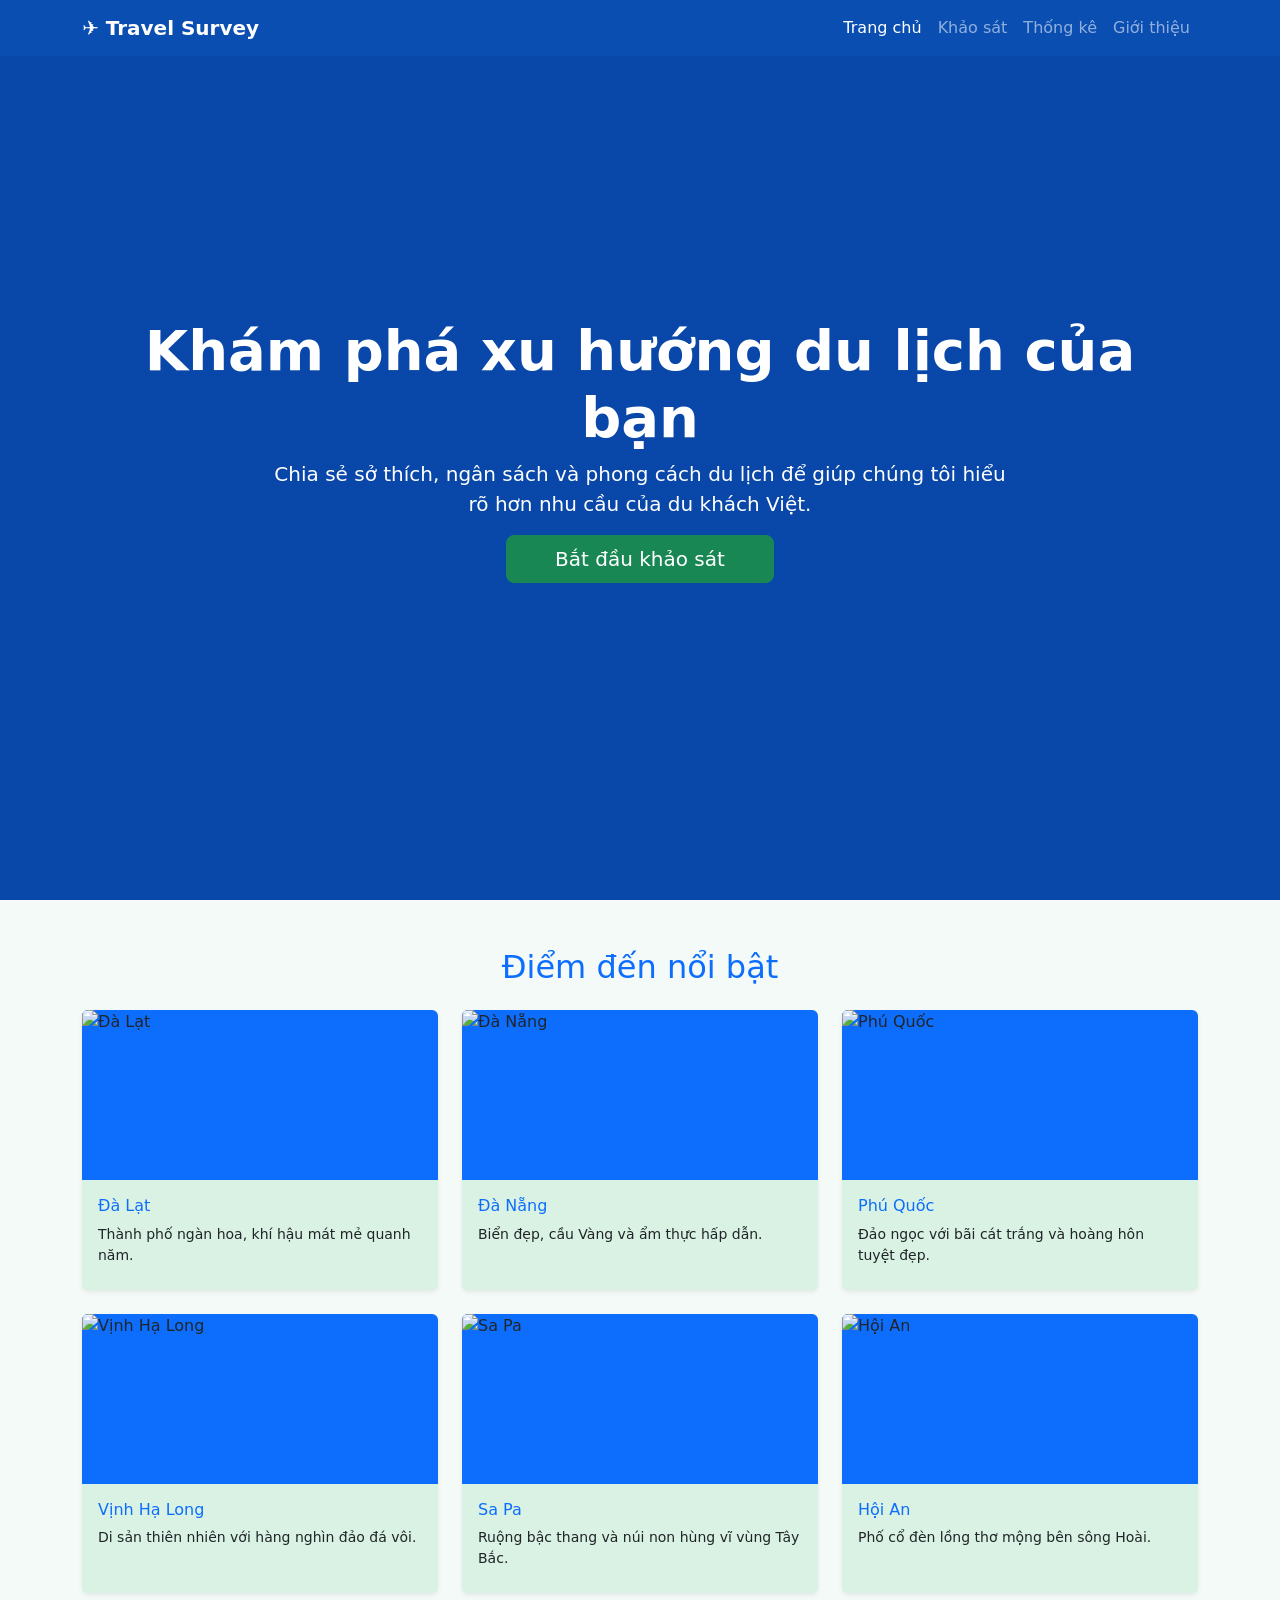
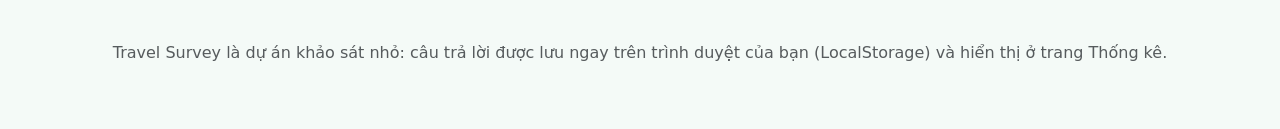
<file: travel-survey/travel-survey/index.html>
<!DOCTYPE html><html lang="vi"><head><meta charset="UTF-8"><meta name="viewport" content="width=device-width,initial-scale=1"><title>Travel Survey</title><link href="https://cdn.jsdelivr.net/npm/bootstrap@5.3.3/dist/css/bootstrap.min.css" rel="stylesheet"><link href="css/style.css" rel="stylesheet"></head><body><nav class="navbar navbar-expand-md navbar-dark fixed-top"><div class="container"><a class="navbar-brand fw-bold" href="index.html">✈ Travel Survey</a><button class="navbar-toggler" data-bs-toggle="collapse" data-bs-target="#nv"><span class="navbar-toggler-icon"></span></button><div id="nv" class="collapse navbar-collapse"><ul class="navbar-nav ms-auto"><li><a class="nav-link" href="index.html">Trang chủ</a></li><li><a class="nav-link" href="survey.html">Khảo sát</a></li><li><a class="nav-link" href="results.html">Thống kê</a></li><li><a class="nav-link" href="index.html#gioithieu">Giới thiệu</a></li></ul></div></div></nav>
<header class="hero d-flex align-items-center text-center text-white"><div class="container reveal">
<h1 class="display-4 fw-bold">Khám phá xu hướng du lịch của bạn</h1>
<p class="lead col-md-8 mx-auto">Chia sẻ sở thích, ngân sách và phong cách du lịch để giúp chúng tôi hiểu rõ hơn nhu cầu của du khách Việt.</p>
<a href="survey.html" class="btn btn-success btn-lg px-5">Bắt đầu khảo sát</a></div></header>
<section id="gioithieu" class="container py-5"><h2 class="text-center mb-4 text-primary">Điểm đến nổi bật</h2><div class="row g-4" id="destList"></div>
<p class="text-center mt-5 text-muted">Travel Survey là dự án khảo sát nhỏ: câu trả lời được lưu ngay trên trình duyệt của bạn (LocalStorage) và hiển thị ở trang Thống kê.</p></section>
<script src="https://code.jquery.com/jquery-3.7.1.min.js"></script><script src="https://cdn.jsdelivr.net/npm/bootstrap@5.3.3/dist/js/bootstrap.bundle.min.js"></script><script src="js/main.js"></script><script>$(function(){$('#destList').html(DESTS.map(d=>destCard(d,false)).join(''));});</script></body></html>
</file>
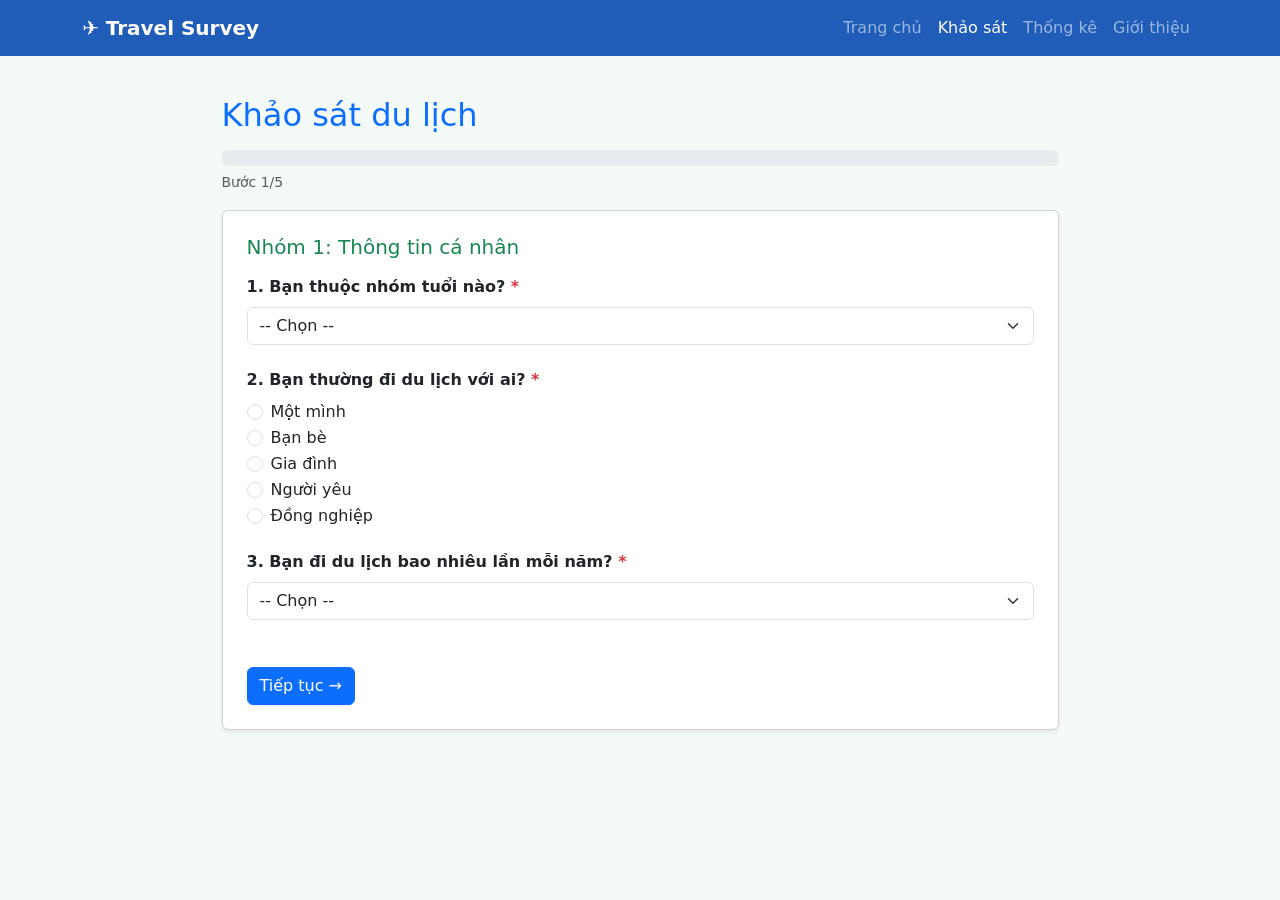
<file: travel-survey/travel-survey/survey.html>
<!DOCTYPE html><html lang="vi"><head><meta charset="UTF-8"><meta name="viewport" content="width=device-width,initial-scale=1"><title>Travel Survey</title><link href="https://cdn.jsdelivr.net/npm/bootstrap@5.3.3/dist/css/bootstrap.min.css" rel="stylesheet"><link href="css/style.css" rel="stylesheet"></head><body><nav class="navbar navbar-expand-md navbar-dark fixed-top"><div class="container"><a class="navbar-brand fw-bold" href="index.html">✈ Travel Survey</a><button class="navbar-toggler" data-bs-toggle="collapse" data-bs-target="#nv"><span class="navbar-toggler-icon"></span></button><div id="nv" class="collapse navbar-collapse"><ul class="navbar-nav ms-auto"><li><a class="nav-link" href="index.html">Trang chủ</a></li><li><a class="nav-link" href="survey.html">Khảo sát</a></li><li><a class="nav-link" href="results.html">Thống kê</a></li><li><a class="nav-link" href="index.html#gioithieu">Giới thiệu</a></li></ul></div></div></nav>
<main class="container pt-5 mt-5 pb-5"><div class="col-lg-9 mx-auto">
<h2 class="text-primary mb-3">Khảo sát du lịch</h2>
<div class="progress mb-1"><div id="bar" class="progress-bar bg-success" style="width:0"></div></div>
<small id="stepLabel" class="text-muted"></small>
<div id="alertBox" class="alert alert-danger mt-3 d-none"></div>
<form id="surveyForm" class="card shadow-sm p-4 mt-3" novalidate><div id="steps"></div>
<div class="d-flex justify-content-between mt-4"><button type="button" id="prev" class="btn btn-outline-primary">← Quay lại</button><button type="button" id="next" class="btn btn-primary">Tiếp tục →</button></div></form>
<div id="thanks" class="card shadow-sm p-5 text-center d-none"><h2 class="text-success">🎉 Cảm ơn bạn đã tham gia!</h2><p>Khảo sát đã được lưu thành công.</p><div><a href="results.html" class="btn btn-primary">Xem thống kê</a> <button id="again" class="btn btn-outline-success">Làm lại</button></div></div>
</div></main>
<script src="https://code.jquery.com/jquery-3.7.1.min.js"></script><script src="https://cdn.jsdelivr.net/npm/bootstrap@5.3.3/dist/js/bootstrap.bundle.min.js"></script><script src="js/main.js"></script><script src="js/survey.js"></script></body></html>
</file>
<file: travel-survey/travel-survey/css/style.css>
/* Tông màu: xanh dương, trắng, xanh lá nhạt */
:root{--blue:#0d6efd;--green:#d9f2e3}
body{background:#f4faf7}
.navbar{background:rgba(13,80,180,.92);backdrop-filter:blur(6px)}
.hero{min-height:100vh;background:linear-gradient(rgba(5,40,100,.55),rgba(5,40,100,.55)),url('https://images.unsplash.com/photo-1528127269322-539801943592?auto=format&fit=crop&w=1600&q=70') center/cover,#0d6efd}
.dest-card{border:0;overflow:hidden;transition:.3s;cursor:pointer;background:var(--green)}
.dest-card:hover{transform:translateY(-6px);box-shadow:0 10px 24px rgba(0,0,0,.18)}
.dest-card img{height:170px;object-fit:cover;width:100%;background:#0d6efd}
.dest-card.picked{outline:3px solid #198754}
.step{animation:fade .4s}@keyframes fade{from{opacity:0;transform:translateX(20px)}to{opacity:1;transform:none}}
.q{margin-bottom:1.4rem}.q.invalid>label.main{color:#dc3545}
</file>
